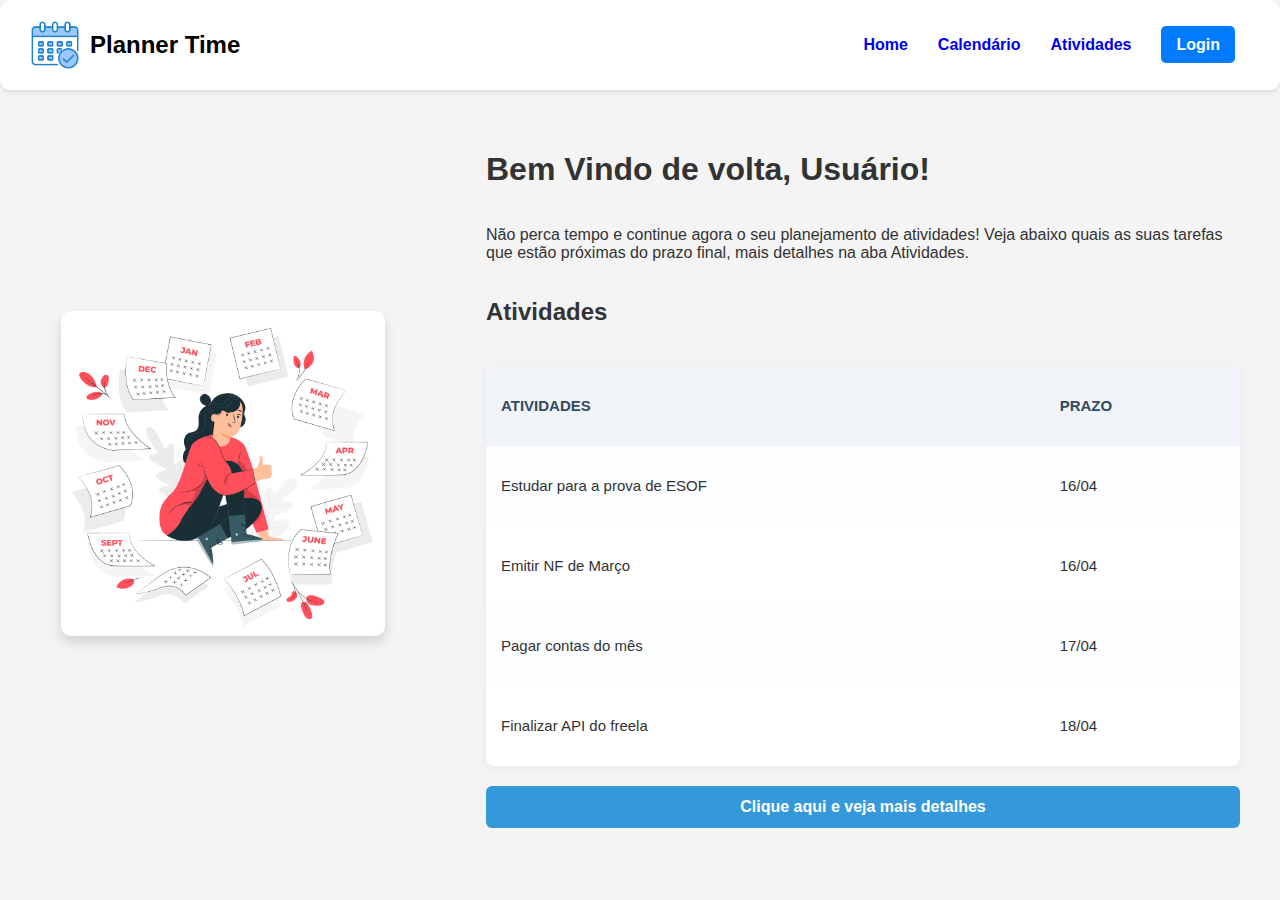
<file: index.html>
<!DOCTYPE html>
<html lang="pt-BR">
  <head>
    <meta charset="UTF-8" />
    <meta name="viewport" content="width=device-width, initial-scale=1.0" />
    <title>Home</title>
    <link rel="stylesheet" href="css/index.css" />
    <link rel="stylesheet" href="css/header.css" />
    <link rel="stylesheet" href="css/styles.css" />
  </head>
  <body>
    <div id="header-container">
      <script>
        fetch("header.html")
          .then((response) => response.text())
          .then((data) => {
            document.getElementById("header-container").innerHTML = data;
          });
      </script>
    </div>

    <div class="container">
      <div class="image-section">
        <img src="images/home.jpg" alt="home" />
      </div>
      <div class="content-section">
        <h1>Bem Vindo de volta, Usuário!</h1>
        <p class="description">
          Não perca tempo e continue agora o seu planejamento de atividades!
          Veja abaixo quais as suas tarefas que estão próximas do prazo final,
          mais detalhes na aba Atividades.
        </p>
        <h2>Atividades</h2>
        <table class="tabela-atividades">
          <tr>
            <th>Atividades</th>
            <th>Prazo</th>
          </tr>
          <tr>
            <td>Estudar para a prova de ESOF</td>
            <td>16/04</td>
          </tr>
          <tr>
            <td>Emitir NF de Março</td>
            <td>16/04</td>
          </tr>
          <tr>
            <td>Pagar contas do mês</td>
            <td>17/04</td>
          </tr>
          <tr>
            <td>Finalizar API do freela</td>
            <td>18/04</td>
          </tr>
        </table>
        <a href="atividades.html" class="btn"
          >Clique aqui e veja mais detalhes</a
        >
      </div>
    </div>
  </body>
</html>
</file>
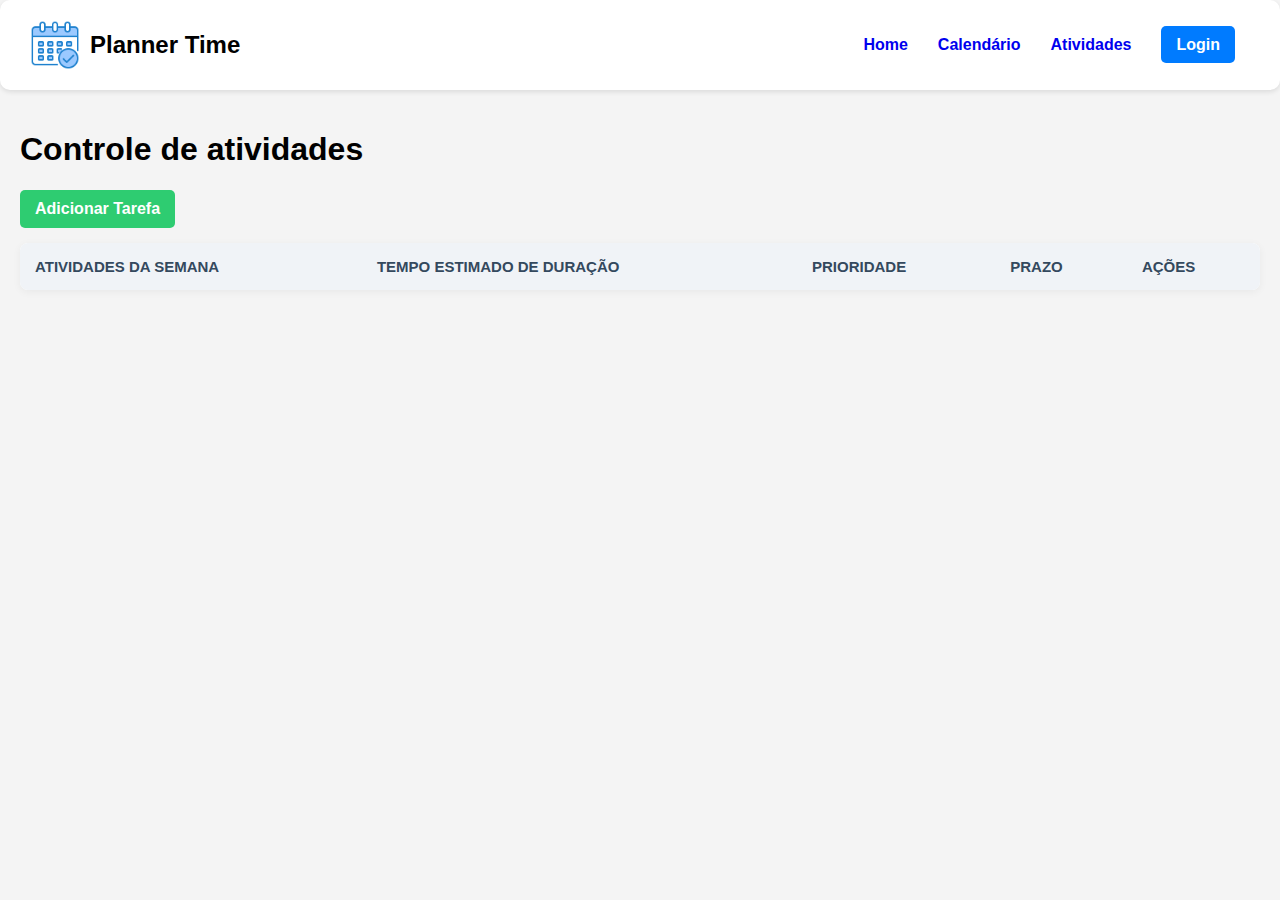
<file: atividades.html>
<!DOCTYPE html>
<html lang="pt-BR">
<head>
    <meta charset="UTF-8">
    <meta name="viewport" content="width=device-width, initial-scale=1.0">
    <link rel="stylesheet" href="css/styles.css">
    <link rel="stylesheet" href="css/header.css">
    <link rel="stylesheet" href="css/atividades.css">
    <title>Atividades</title>
</head>
<body>
    <div id="header-container">
        <script>
            fetch('header.html')
                .then(response => response.text())
                .then(data => {
                    document.getElementById('header-container').innerHTML = data;
                });
        </script>
    </div>

    <div class="content">
        <h1>Controle de atividades</h1>
        
        <div class="button-container">
            <button class="btn-adicionar-tarefa" onclick="adicionarTarefa()">Adicionar Tarefa</button>
        </div>

        <table class="tabela-atividades" id="tabelaAtividades">
            <thead>
                <tr>
                    <th>Atividades da Semana</th>
                    <th>Tempo Estimado de Duração</th>
                    <th>Prioridade</th>
                    <th>Prazo</th>
                    <th>Ações</th>
                </tr>
            </thead>
            <tbody>

            </tbody>
        </table>
    </div>

    <script src="/atividades.js"></script>
</body>
</html>
</file>
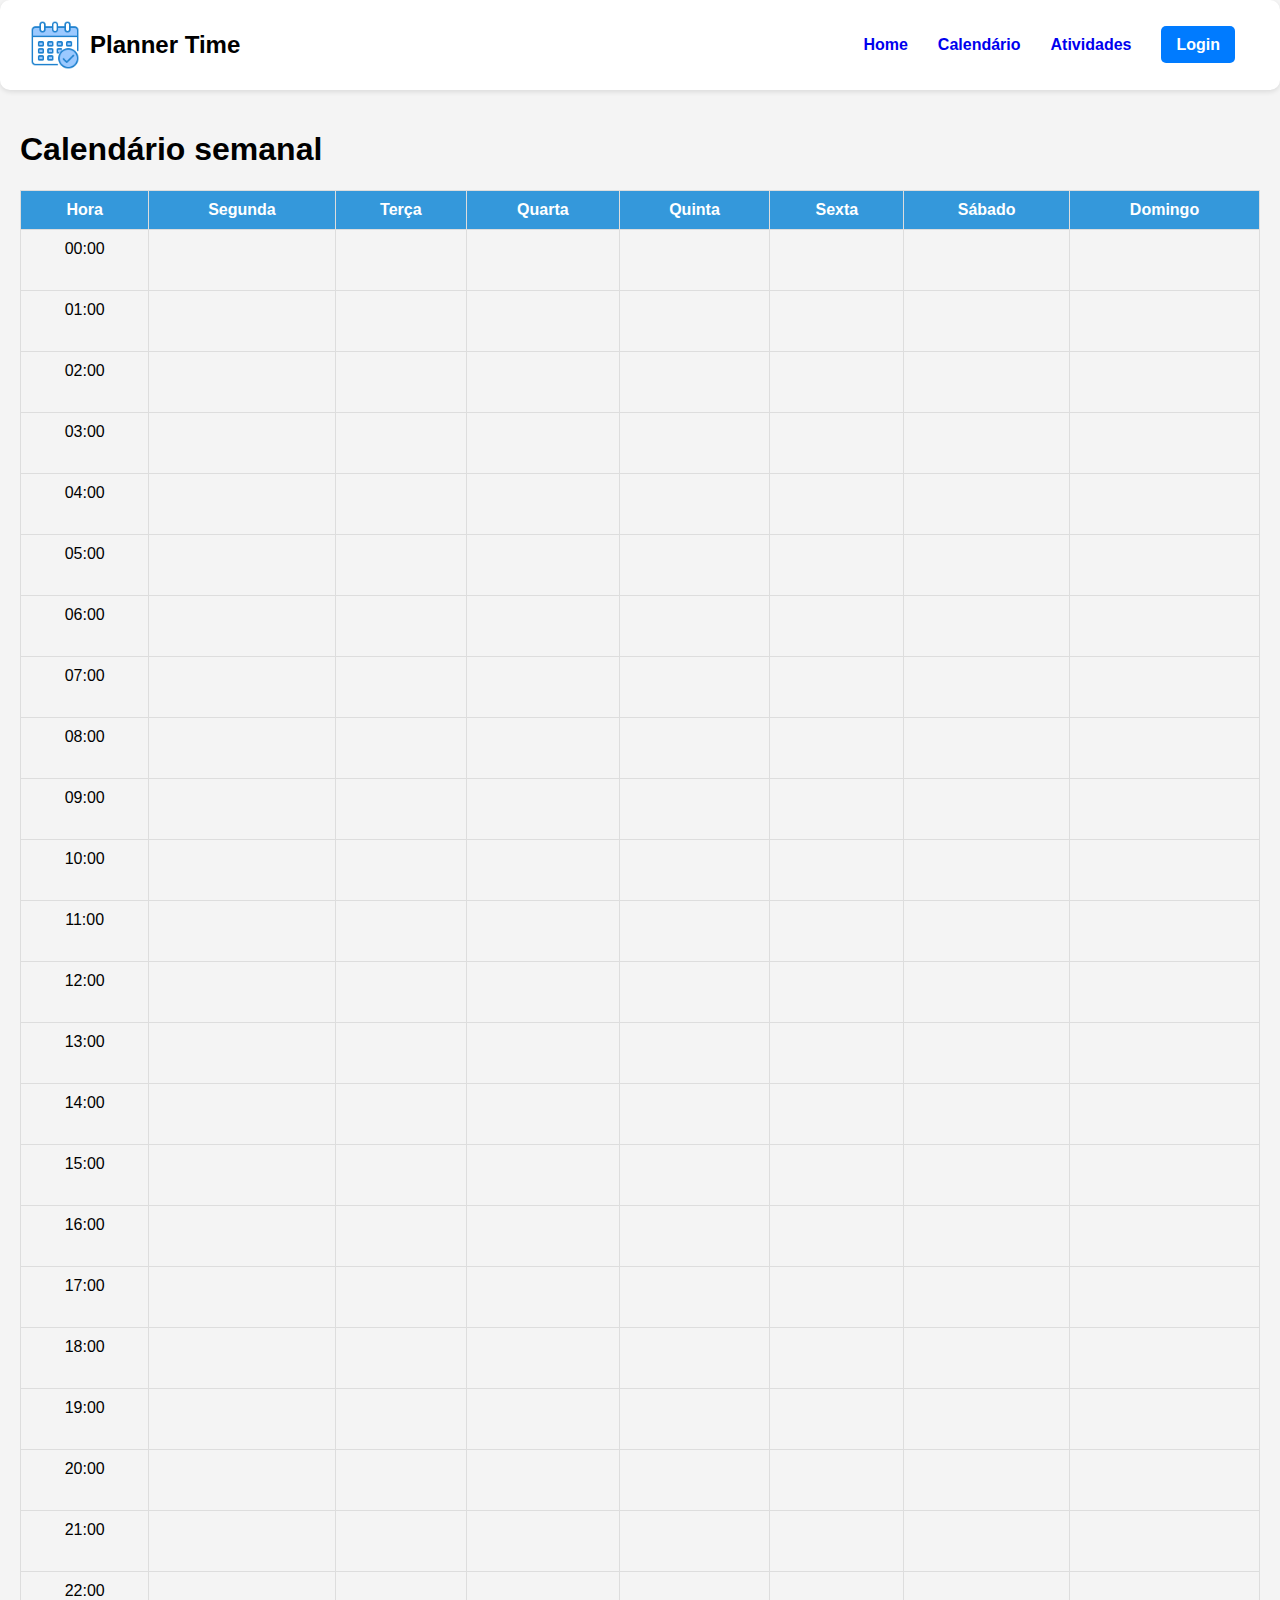
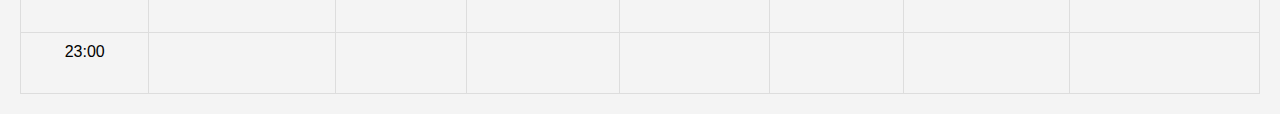
<file: calendario.html>
<!DOCTYPE html>
<html lang="pt-BR">
<head>
    <meta charset="UTF-8">
    <meta name="viewport" content="width=device-width, initial-scale=1.0">
    <link rel="stylesheet" href="css/styles.css">
    <link rel="stylesheet" href="css/header.css">
    <link rel="stylesheet" href="css/calendario.css">
    <title>Tela 2</title>
</head>
<body>
    <!-- Incluindo o cabeçalho -->
    <div id="header-container">
        <script>
            fetch('header.html')
                .then(response => response.text())
                .then(data => {
                    document.getElementById('header-container').innerHTML = data;
                });
        </script>
    </div>

    <div class="content">
        <h1>Calendário semanal</h1>
        <div class="calendario">
            <table>
                <thead>
                    <tr>
                        <th>Hora</th>
                        <th>Segunda</th>
                        <th>Terça</th>
                        <th>Quarta</th>
                        <th>Quinta</th>
                        <th>Sexta</th>
                        <th>Sábado</th>
                        <th>Domingo</th>
                    </tr>
                </thead>
                <tbody id="tabela-compromissos">
                    <tr><td>00:00</td><td></td><td></td><td></td><td></td><td></td><td></td><td></td></tr>
                    <tr><td>01:00</td><td></td><td></td><td></td><td></td><td></td><td></td><td></td></tr>
                    <tr><td>02:00</td><td></td><td></td><td></td><td></td><td></td><td></td><td></td></tr>
                    <tr><td>03:00</td><td></td><td></td><td></td><td></td><td></td><td></td><td></td></tr>
                    <tr><td>04:00</td><td></td><td></td><td></td><td></td><td></td><td></td><td></td></tr>
                    <tr><td>05:00</td><td></td><td></td><td></td><td></td><td></td><td></td><td></td></tr>
                    <tr><td>06:00</td><td></td><td></td><td></td><td></td><td></td><td></td><td></td></tr>
                    <tr><td>07:00</td><td></td><td></td><td></td><td></td><td></td><td></td><td></td></tr>
                    <tr><td>08:00</td><td></td><td></td><td></td><td></td><td></td><td></td><td></td></tr>
                    <tr><td>09:00</td><td></td><td></td><td></td><td></td><td></td><td></td><td></td></tr>
                    <tr><td>10:00</td><td></td><td></td><td></td><td></td><td></td><td></td><td></td></tr>
                    <tr><td>11:00</td><td></td><td></td><td></td><td></td><td></td><td></td><td></td></tr>
                    <tr><td>12:00</td><td></td><td></td><td></td><td></td><td></td><td></td><td></td></tr>
                    <tr><td>13:00</td><td></td><td></td><td></td><td></td><td></td><td></td><td></td></tr>
                    <tr><td>14:00</td><td></td><td></td><td></td><td></td><td></td><td></td><td></td></tr>
                    <tr><td>15:00</td><td></td><td></td><td></td><td></td><td></td><td></td><td></td></tr>
                    <tr><td>16:00</td><td></td><td></td><td></td><td></td><td></td><td></td><td></td></tr>
                    <tr><td>17:00</td><td></td><td></td><td></td><td></td><td></td><td></td><td></td></tr>
                    <tr><td>18:00</td><td></td><td></td><td></td><td></td><td></td><td></td><td></td></tr>
                    <tr><td>19:00</td><td></td><td></td><td></td><td></td><td></td><td></td><td></td></tr>
                    <tr><td>20:00</td><td></td><td></td><td></td><td></td><td></td><td></td><td></td></tr>
                    <tr><td>21:00</td><td></td><td></td><td></td><td></td><td></td><td></td><td></td></tr>
                    <tr><td>22:00</td><td></td><td></td><td></td><td></td><td></td><td></td><td></td></tr>
                    <tr><td>23:00</td><td></td><td></td><td></td><td></td><td></td><td></td><td></td></tr>
                </tbody>
            </table>
        </div>
    </div>
</body>
</html>
</file>
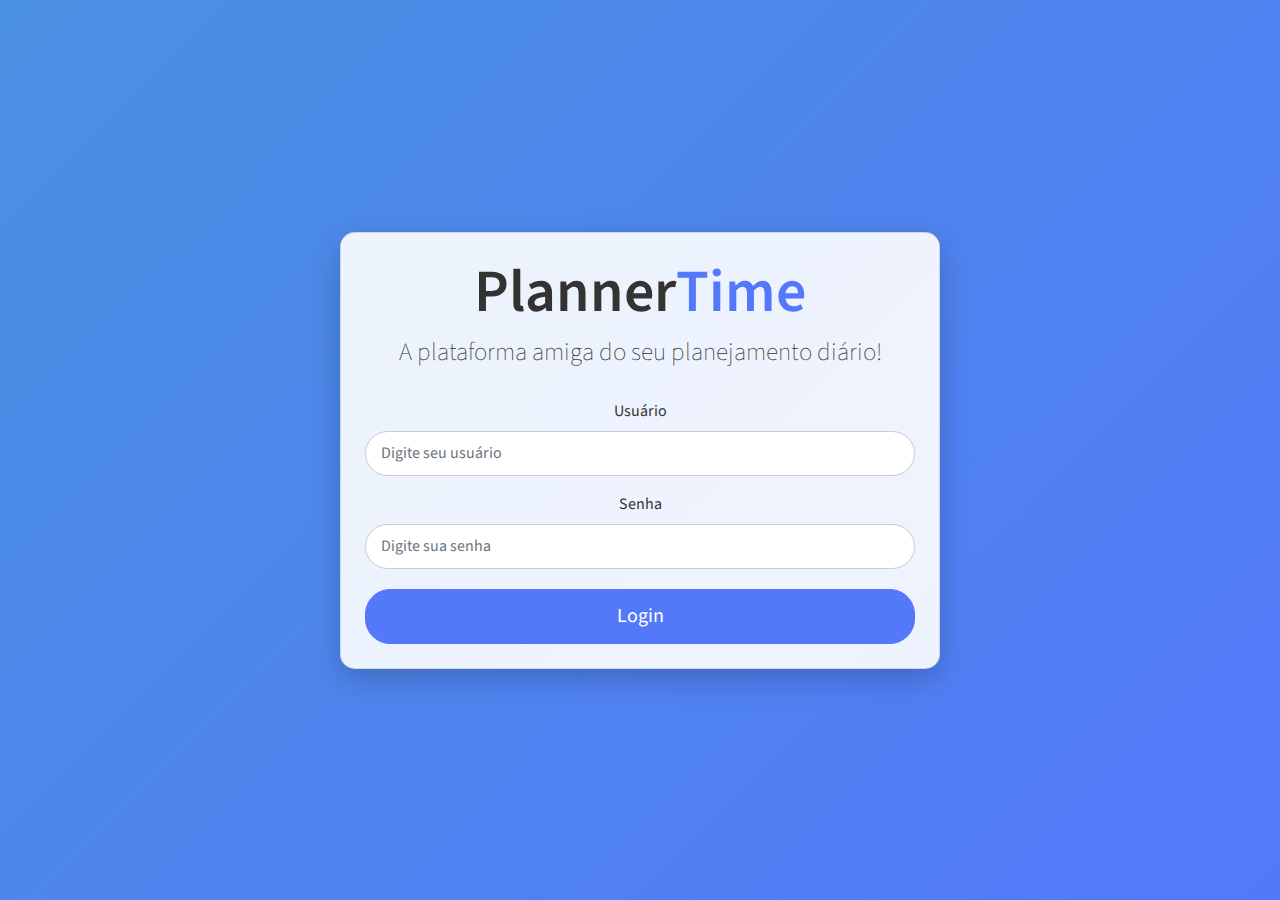
<file: login.html>
<!DOCTYPE html>
<html lang="pt-BR">
<head>
    <meta charset="UTF-8">
    <meta name="viewport" content="width=device-width, initial-scale=1.0">
    <title>Planner Time - Login</title>
    <link rel="stylesheet" href="https://stackpath.bootstrapcdn.com/bootstrap/4.5.2/css/bootstrap.min.css">
    <link href="https://fonts.googleapis.com/css?family=Exo|Source+Sans+Pro:300,400,600,700&display=swap" rel="stylesheet">
    <link rel="stylesheet" href="/css/login.css">
</head>
<body>
    <div class="container d-flex justify-content-center align-items-center vh-100">
        <div class="card text-center p-4" style="background-color: rgba(255, 255, 255, 0.9); border-radius: 15px;">
            <div class="header mb-4">
                <h1 class="display-4">Planner<span style="color: #5379fa;">Time</span></h1>
                <h2>A plataforma amiga do seu planejamento diário!</h2>
            </div>
            <div class="login">
                <form>
                    <div class="form-group">
                        <label for="usuario">Usuário</label>
                        <input type="text" class="form-control" id="usuario" placeholder="Digite seu usuário">
                    </div>
                    <div class="form-group">
                        <label for="senha">Senha</label>
                        <input type="password" class="form-control" id="senha" placeholder="Digite sua senha">
                    </div>
                    <button type="submit" class="btn btn-primary btn-block">Login</button>
                </form>
            </div>
        </div>
    </div>
</body>
</html>
</file>
<file: css/index.css>
/* Configuração geral do container */
.container {
    display: flex;
    min-height: 600px; 
    align-items: center; 
}

/* Estilização para a seção da imagem e o texto abaixo */
.image-section {
    flex: 0.35;
    display: flex;
    flex-direction: column;
    align-items: center;
    justify-content: center;
    padding: 20px;
}

.image-section img {
    width: 80%;
    height: auto;
    object-fit: cover;
    border-radius: 10px;
    box-shadow: 0 6px 12px rgba(0, 0, 0, 0.15);
    margin-bottom: 10px; 
}

/* Configurações da seção de conteúdo */
.content-section {
    flex: 0.65;
    padding: 40px;
    display: flex;
    flex-direction: column;
    justify-content: center;
    color: #333;
}

/* Estilização da tabela */
.tabela-atividades {
    width: 100%;
    border-collapse: collapse;
    background-color: #ffffff;
    border-radius: 8px;
    overflow: hidden;
    box-shadow: 0 2px 8px rgba(0, 0, 0, 0.05);
    margin-top: 20px;
    min-height: 400px; 
}

.tabela-atividades th, .tabela-atividades td {
    padding: 15px;
    text-align: left;
    font-size: 15px;
    transition: background-color 0.3s ease; 
}

.tabela-atividades th {
    background-color: #f0f3f7;
    color: #34495e;
    font-weight: bold;
    text-transform: uppercase;
}

.tabela-atividades tr:nth-child(even) {
    background-color: #fbfdff;
}

.tabela-atividades tr:hover {
    background-color: #f1f7fb; 
}

/* Botão de ação */
.btn {
    display: inline-block;
    margin-top: 20px;
    padding: 12px 20px;
    font-size: 16px;
    font-weight: bold;
    color: #ffffff;
    background-color: #3498db;
    border: none;
    border-radius: 6px;
    cursor: pointer;
    text-align: center;
    text-decoration: none;
    transition: background-color 0.3s ease;
}

.btn:hover {
    background-color: #2980b9; 
}
</file>
<file: css/header.css>
header {
    background: white; /* Fundo branco */
    padding: 20px 30px; /* Padding para dar espaço */
    display: flex; /* Usando flexbox para melhor alinhamento */
    align-items: center; /* Centraliza verticalmente */
    justify-content: space-between; /* Espaça logo e nav */
    box-shadow: 0 2px 5px rgba(0, 0, 0, 0.1); /* Sombra sutil para profundidade */
    border-radius: 10px; /* Arredondamento dos cantos do cabeçalho */
}

.logo-container {
    display: flex;
    align-items: center;
}

.logo {
    width: 50px; /* Largura do logo */
    height: auto; /* Altura automática para manter a proporção */
    margin-right: 10px; /* Espaço entre o logo e o texto */
}

nav {
    display: flex; /* Usando flexbox para a navegação */
}

.nav-links {
    display: flex; /* Certificando-se de que os links estão em linha */
    list-style-type: none; /* Remove marcadores da lista */
    padding: 0; /* Remove padding */
    margin: 0; /* Remove margin */
}

.nav-links li {
    margin: 0 15px; /* Espaçamento entre os itens */
}

.nav-links a {
    text-decoration: none; /* Remove o sublinhado */
    font-weight: bold; /* Aumenta a legibilidade */
    transition: color 0.3s; /* Suaviza a transição de cor */
}

.nav-links a:hover {
    text-decoration: underline; /* Sublinha ao passar o mouse */
}

/* Estilo para o botão de logout */
.login-button {
    background-color: #007bff; /* Cor de fundo azul para destaque */
    color: white; /* Cor do texto branca */
    padding: 10px 15px; /* Padding para aumentar a área clicável */
    border: none; /* Remove bordas */
    border-radius: 5px; /* Bordas arredondadas */
    font-weight: bold; /* Aumenta a legibilidade */
    cursor: pointer; /* Muda o cursor para indicar que é clicável */
}

.nome {
    font-size: 24px; /* Tamanho da fonte para o texto do logo */
    font-weight: bold; /* Negrito para o texto */
    color: black; /* Cor do texto azul */
}

/* Adicionando responsividade */
@media (max-width: 600px) {
    header {
        flex-direction: column; /* Alinha os itens verticalmente em telas menores */
        text-align: center; /* Centraliza o texto */
    }
    
    .nav-links li {
        margin: 10px 0; /* Ajusta margem para itens em coluna */
    }
}
</file>
<file: css/styles.css>
body {
    font-family: Arial, sans-serif;
    margin: 0;
    padding: 0;
    background-color: #f4f4f4;
}

.content {
    padding: 20px;
}

h2 {
    color: #333;
}
</file>
<file: css/atividades.css>
/* Botão "Adicionar Tarefa" */
.button-container {
    margin-bottom: 15px;
}

.btn-adicionar-tarefa {
    padding: 10px 15px;
    font-size: 16px;
    font-weight: bold;
    color: #ffffff;
    background-color: #2ecc71;
    border: none;
    border-radius: 5px;
    cursor: pointer;
    transition: background-color 0.3s ease;
}

.btn-adicionar-tarefa:hover {
    background-color: #27ae60;
}

/* Estilos da tabela de atividades */
.tabela-atividades {
    width: 100%;
    border-collapse: collapse;
    background-color: #ffffff;
    border-radius: 8px;
    overflow: hidden;
    box-shadow: 0 2px 8px rgba(0, 0, 0, 0.05);
}

.tabela-atividades th, .tabela-atividades td {
    padding: 15px;
    text-align: left;
    font-size: 15px;
    transition: background-color 0.3s ease; 
}

.tabela-atividades th {
    background-color: #f0f3f7;
    color: #34495e;
    font-weight: bold;
    text-transform: uppercase;
}

.tabela-atividades tr:nth-child(even) {
    background-color: #fbfdff;
}

.tabela-atividades tr:hover {
    background-color: #f1f7fb; 
}

/* Botão "Editar" na tabela */
.btn-editar {
    padding: 5px 10px;
    font-size: 14px;
    color: #ffffff;
    background-color: #3498db;
    border: none;
    border-radius: 4px;
    cursor: pointer;
    transition: background-color 0.3s ease;
}

.btn-editar:hover {
    background-color: #2980b9;
}

/* Estilo dos campos de entrada durante a edição */
.input-edit {
    width: 90%;
    padding: 5px;
    font-size: 14px;
    border: 1px solid #ddd;
    border-radius: 4px;
    background-color: #f9f9f9;
}

/* Estilo do botão "Excluir" */
.btn-excluir {
    padding: 5px 10px;
    font-size: 14px;
    color: #ffffff;
    background-color: #e74c3c; 
    border: none;
    border-radius: 4px;
    cursor: pointer;
    transition: background-color 0.3s ease;
}

.btn-excluir:hover {
    background-color: #c0392b; 
}
</file>
<file: css/calendario.css>
body {
    font-family: Arial, sans-serif;
}

.calendario {
    margin-top: 20px;
    overflow-x: auto; 
}

table {
    width: 100%;
    border-collapse: collapse;
}

th, td {
    border: 1px solid #ddd;
    padding: 10px;
    text-align: center;
}

th {
    background-color: #3498db;
    color: white;
}

td {
    height: 40px; 
    vertical-align: top; 
}

/* Estilo do botão Adicionar Compromisso */
button {
    margin-top: 10px;
    padding: 10px 15px;
    font-size: 16px;
    background-color: #2ecc71; 
    color: white;
    border: none;
    border-radius: 5px;
    cursor: pointer;
}

button:hover {
    background-color: #27ae60; 
}
</file>
<file: css/login.css>
/* Estilização do corpo da página */
body {
    margin: 0;
    padding: 0;
    font-family: 'Source Sans Pro', sans-serif;
    background: linear-gradient(135deg, #4a90e2, #5379fa); /* Gradiente de azul para o fundo */
    color: #333; /* Cor do texto principal */
}

/* Estilo para o cabeçalho da página */
.header h1 {
    font-weight: 600;
    font-size: 60px; /* Aumentar o tamanho do título */
}

.header h2 {
    font-weight: 200;
    font-size: 25px; /* Aumentar o tamanho do subtítulo */
}

/* Estilo do card principal */
.card {
    box-shadow: 0 10px 30px rgba(0, 0, 0, 0.2); /* Sombra mais suave */
    width: 100%; /* Largura do card responsivo */
    max-width: 600px; /* Largura máxima do card */
    border-radius: 15px; /* Bordas arredondadas */
    background-color: #fff; /* Fundo branco para o card */
}

/* Estilo dos campos de entrada */
.form-control {
    border-radius: 25px; /* Bordas arredondadas nos campos de entrada */
    transition: border-color 0.3s, box-shadow 0.3s; /* Transição suave para a borda */
    height: 45px; /* Aumentar a altura dos campos de entrada */
    font-size: 16px; /* Aumentar o tamanho da fonte */
    padding: 10px 15px; /* Padding interno nos campos de entrada */
    border: 1px solid #ccc; /* Borda padrão */
}

/* Foco nos campos de entrada */
.form-control:focus {
    border-color: #5379fa; /* Cor da borda em foco */
    box-shadow: 0 0 5px rgba(83, 121, 250, 0.5); /* Sombra ao focar */
}

/* Estilo do botão principal */
.btn-primary {
    background-color: #5379fa;
    border-color: #5379fa;
    border-radius: 25px; 
    margin-top: 20px;
    height: 55px; 
    font-size: 20px;
    transition: background-color 0.3s, transform 0.3s; 
}

/* Estilo ao passar o mouse sobre o botão */
.btn-primary:hover {
    background-color: #3a5bbd;
    border-color: #3a5bbd;
    transform: translateY(-2px); 
}
</file>
